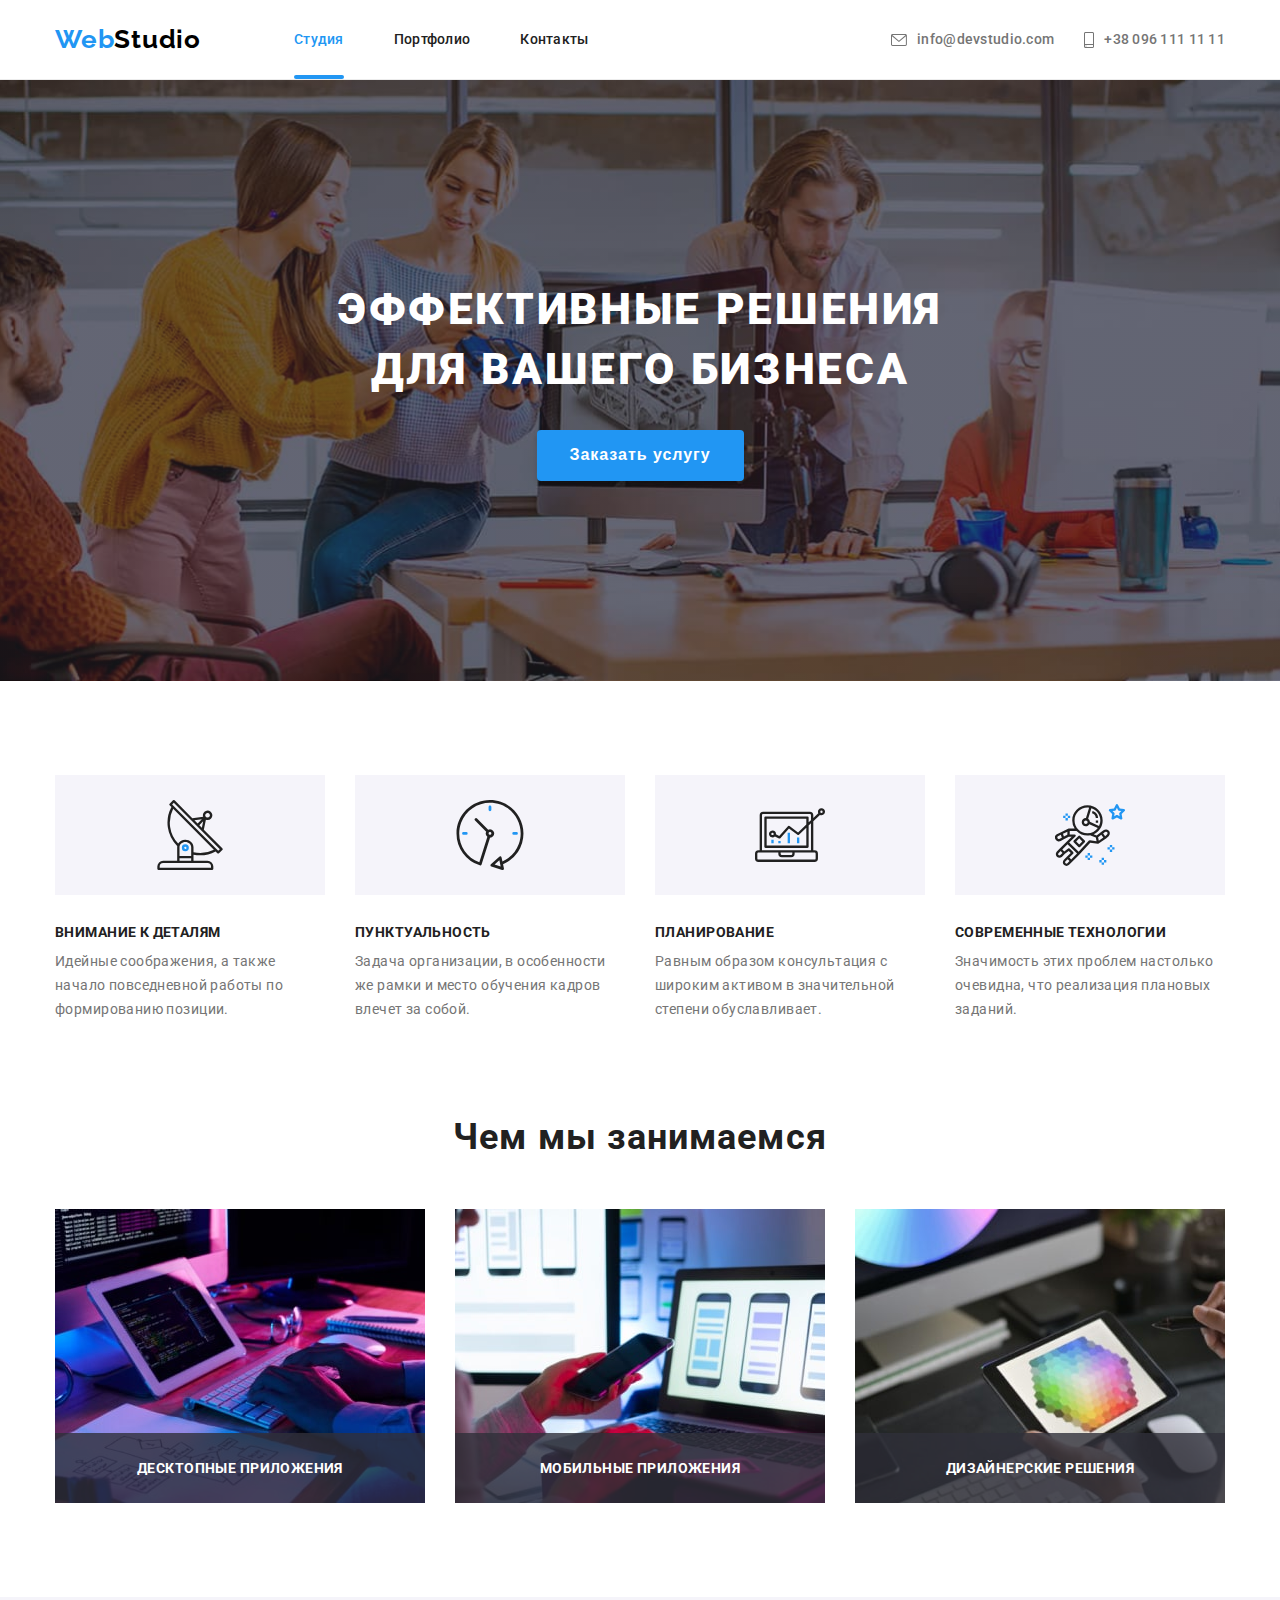
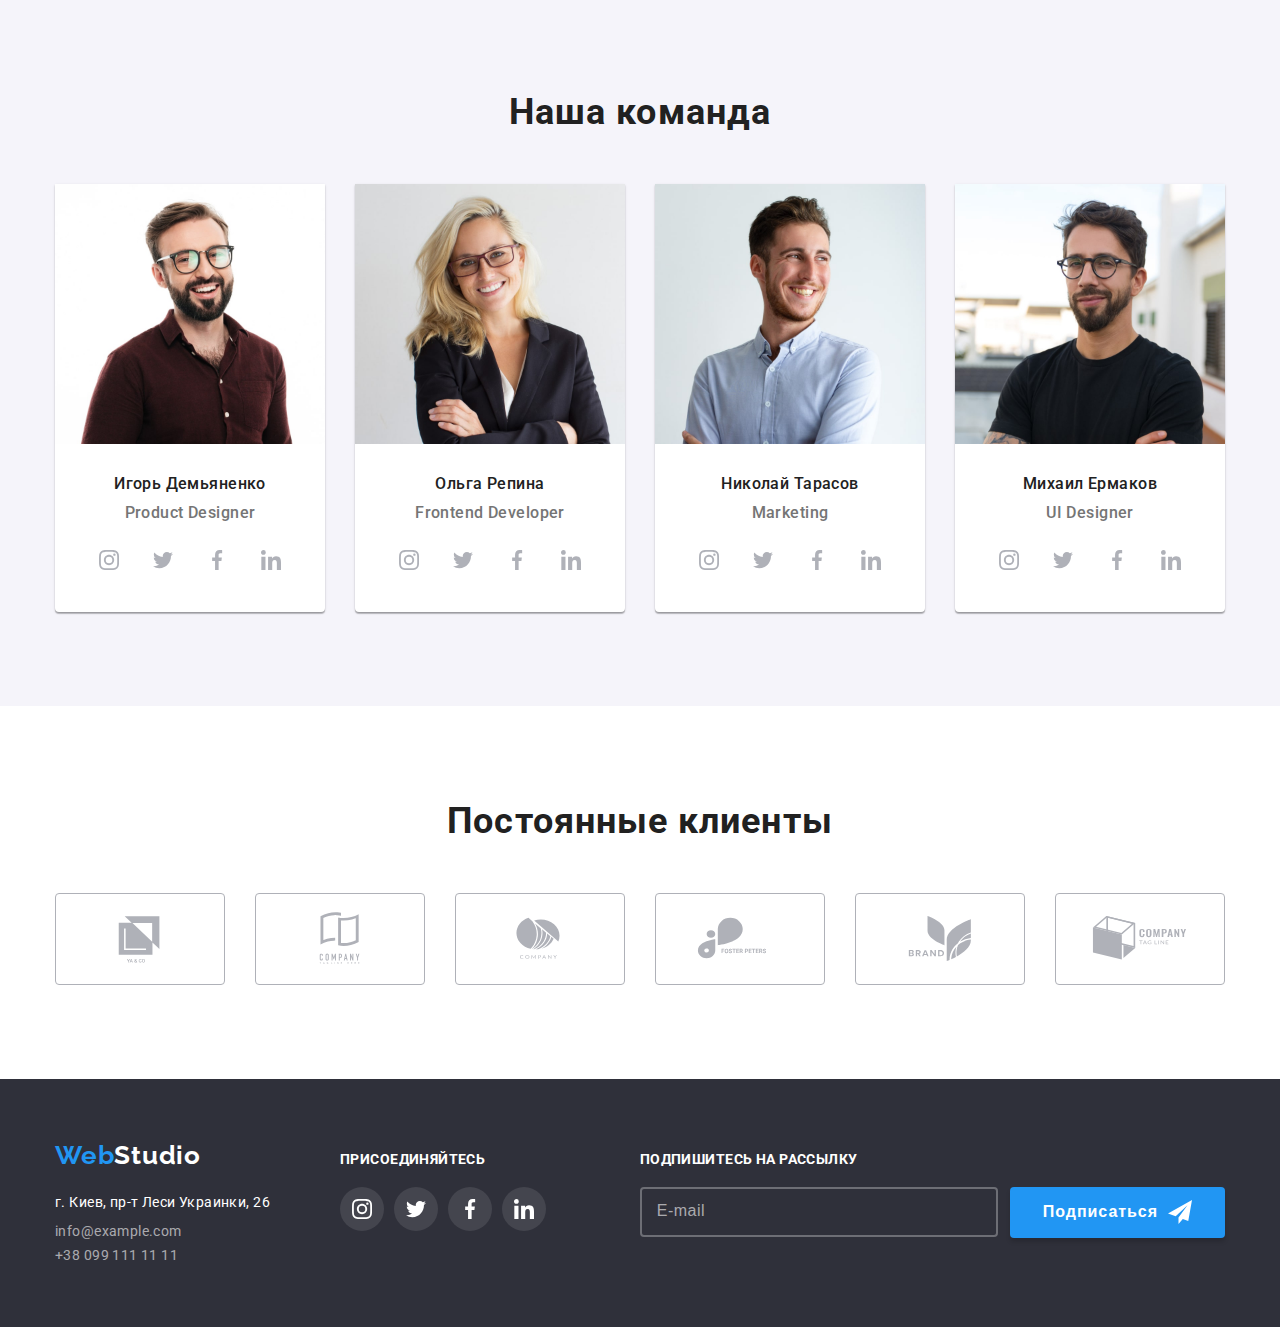
<file: index.html>
<!DOCTYPE html>
<html lang="ru">
  <head>
    <meta charset="UTF-8" />
    <meta http-equiv="X-UA-Compatible" content="IE=edge" />
    <meta name="viewport" content="width=device-width, initial-scale=1.0" />
    <link rel="preconnect" href="https://fonts.googleapis.com" />
    <link rel="preconnect" href="https://fonts.gstatic.com" crossorigin />
    <link
      href="https://fonts.googleapis.com/css2?family=Montserrat:wght@400;700&family=Raleway:wght@700&family=Roboto:wght@400;500;700;900&display=swap"
      rel="stylesheet"
    />
    <link
      rel="stylesheet"
      href="https://cdnjs.cloudflare.com/ajax/libs/modern-normalize/1.1.0/modern-normalize.min.css"
      integrity="sha512-wpPYUAdjBVSE4KJnH1VR1HeZfpl1ub8YT/NKx4PuQ5NmX2tKuGu6U/JRp5y+Y8XG2tV+wKQpNHVUX03MfMFn9Q=="
      crossorigin="anonymous"
      referrerpolicy="no-referrer"
    />
    <link rel="stylesheet" href="./css/main.min.css" />
    <!-- <link rel="stylesheet" href="./css/styles.css" /> -->
    <title>WebStudio</title>
  </head>
  <body>
    <header class="header">
      <div class="menu container">
        <!-- Logo -->
        <a class="logo header__logo" href="./index.html"
          >Web<span class="logo--black">Studio</span></a
        >

        <nav class="nav">
          <!-- Navigation -->
          <ul class="nav-list list">
            <li class="nav-list__item">
              <a class="nav-list__link link nav-list__link--current" href="./index.html">Студия</a>
            </li>
            <li class="nav-list__item">
              <a class="nav-list__link link" href="./portfolio.html">Портфолио</a>
            </li>

            <li class="nav-list__item"><a class="nav-list__link link" href="">Контакты</a></li>
          </ul>
        </nav>

        <ul class="auth-list list">
          <!-- email -->
          <li class="auth-list__item">
            <a class="auth-list__link link" href="mailto:info@devstudio.com">
              <svg class="auth-list__icon" width="16" height="12">
                <use href="./images/icons/icons.svg#icon-mail"></use>
              </svg>
              info@devstudio.com</a
            >
          </li>

          <!-- Phone -->
          <li class="auth-list__item">
            <a class="auth-list__link link" href="tel:+380961111111">
              <svg class="auth-list__icon" width="10" height="16">
                <use href="./images/icons/icons.svg#icon-phone"></use>
              </svg>
              +38 096 111 11 11</a
            >
          </li>
        </ul>
      </div>
    </header>
    <main>
      <!-- Hero-section_____________________________________ -->
      <!-- Banner -->
      <section class="hero section">
        <div class="container">
          <h1 class="hero__title">Эффективные решения для вашего бизнеса</h1>
          <button class="hero__button button" data-modal-open type="button">Заказать услугу</button>
        </div>
      </section>

      <!-- Specifics-section_________________________________-->
      <section class="specifics section">
        <div class="container">
          <h2 class="visually-hidden">Особенности</h2>
          <ul class="specifics-list list card-set">
            <li class="specifics-list__item card-set__item">
              <div class="specifics-list__icon">
                <svg class="specifics-list__svg">
                  <use href="./images/icons/icons.svg#icon-antenna"></use>
                </svg>
              </div>
              <h3 class="specifics-list__title title">Внимание к деталям</h3>
              <p>
                Идейные соображения, а также начало повседневной работы по формированию позиции.
              </p>
            </li>

            <li class="specifics-list__item card-set__item">
              <div class="specifics-list__icon">
                <svg class="specifics-list__svg">
                  <use href="./images/icons/icons.svg#icon-clock"></use>
                </svg>
              </div>
              <h3 class="specifics-list__title title">Пунктуальность</h3>
              <p>
                Задача организации, в особенности же рамки и место обучения кадров влечет за собой.
              </p>
            </li>

            <li class="specifics-list__item card-set__item">
              <div class="specifics-list__icon">
                <svg class="specifics-list__svg">
                  <use href="./images/icons/icons.svg#icon-diagram"></use>
                </svg>
              </div>
              <h3 class="specifics-list__title title">Планирование</h3>
              <p>
                Равным образом консультация с широким активом в значительной степени обуславливает.
              </p>
            </li>

            <li class="specifics-list__item card-set__item">
              <div class="specifics-list__icon">
                <svg class="specifics-list__svg">
                  <use href="./images/icons/icons.svg#icon-astronaut"></use>
                </svg>
              </div>
              <h3 class="specifics-list__title title">Современные технологии</h3>
              <p>Значимость этих проблем настолько очевидна, что реализация плановых заданий.</p>
            </li>
          </ul>
        </div>
      </section>

      <!-- Whot we do-section__________________________________-->
      <section class="preview section">
        <div class="container">
          <h2 class="section__title title">Чем мы занимаемся</h2>
          <ul class="preview-list list card-set">
            <li class="preview-list__item card-set__item">
              <div class="preview-list__thumb">
                <img
                  src="./images/webstudio/work1.jpg"
                  alt="разработка интерфейса"
                  width="370"
                  height="294"
                />
                <h3 class="preview-list__title title">Десктопные приложения</h3>
              </div>
            </li>

            <li class="preview-list__item card-set__item">
              <div class="preview-list__thumb">
                <img src="./images/webstudio/work2.jpg" alt="дизайн" width="370" height="294" />
                <h3 class="title preview-list__title">Мобильные приложения</h3>
              </div>
            </li>

            <li class="preview-list__item card-set__item">
              <div class="preview-list__thumb">
                <img
                  src="./images/webstudio/work3.jpg"
                  alt="написание кода"
                  width="370"
                  height="294"
                />
                <h3 class="preview-list__title title">Дизайнерские решения</h3>
              </div>
            </li>
          </ul>
        </div>
      </section>

      <!-- Our team-section____________________________________-->
      <section class="team section">
        <div class="container">
          <h2 class="section__title title">Наша команда</h2>
          <ul class="team__list list card-set">
            <li class="team__item card-set__item">
              <img
                src="./images/webstudio/product_designer.jpg"
                alt="Дизайнер"
                width="270"
                height="260"
              />

              <!-- card-text -->
              <div class="card-text">
                <h3 class="card-text__title title">Игорь Демьяненко</h3>
                <p class="card-text__description">Product Designer</p>
                <!-- social -->
                <div class="social">
                  <ul class="social-list list">
                    <li class="social-list__item">
                      <a
                        class="social-list__circle"
                        href="https://www.instagram.com/"
                        target="_blank"
                        rel="noopener noreferrer"
                      >
                        <svg class="social-list__icon">
                          <use href="./images/icons/icons.svg#icon-instagram"></use>
                        </svg>
                      </a>
                    </li>

                    <li class="social-list__item">
                      <a
                        class="social-list__circle"
                        href="https://twitter.com/"
                        target="_blank"
                        rel="noopener noreferrer"
                      >
                        <svg class="social-list__icon">
                          <use href="./images/icons/icons.svg#icon-twitter"></use>
                        </svg>
                      </a>
                    </li>

                    <li class="social-list__item">
                      <a
                        class="social-list__circle"
                        href="https://www.facebook.com/"
                        target="_blank"
                        rel="noopener noreferrer"
                      >
                        <svg class="social-list__icon">
                          <use href="./images/icons/icons.svg#icon-facebook"></use>
                        </svg>
                      </a>
                    </li>

                    <li class="social-list__item">
                      <a
                        class="social-list__circle"
                        href="https://www.linkedin.com/"
                        target="_blank"
                        rel="noopener noreferrer"
                      >
                        <svg class="social-list__icon">
                          <use href="./images/icons/icons.svg#icon-linkedin"></use>
                        </svg>
                      </a>
                    </li>
                  </ul>
                </div>
              </div>
            </li>

            <li class="team__item card-set__item">
              <img
                src="./images/webstudio/frontend_developer.jpg"
                alt="Фронт Енд"
                width="270"
                height="260"
              />
              <div class="card-text">
                <h3 class="card-text__title title">Ольга Репина</h3>
                <p class="card-text__description">Frontend Developer</p>

                <!-- social -->
                <div class="social">
                  <ul class="social-list list">
                    <li class="social-list__item">
                      <a
                        class="social-list__circle"
                        href="https://www.instagram.com/"
                        target="_blank"
                        rel="noopener noreferrer"
                      >
                        <svg class="social-list__icon">
                          <use href="./images/icons/icons.svg#icon-instagram"></use>
                        </svg>
                      </a>
                    </li>

                    <li class="social-list__item">
                      <a
                        class="social-list__circle"
                        href="https://twitter.com/"
                        target="_blank"
                        rel="noopener noreferrer"
                      >
                        <svg class="social-list__icon">
                          <use href="./images/icons/icons.svg#icon-twitter"></use>
                        </svg>
                      </a>
                    </li>

                    <li class="social-list__item">
                      <a
                        class="social-list__circle"
                        href="https://www.facebook.com/"
                        target="_blank"
                        rel="noopener noreferrer"
                      >
                        <svg class="social-list__icon">
                          <use href="./images/icons/icons.svg#icon-facebook"></use>
                        </svg>
                      </a>
                    </li>

                    <li class="social-list__item">
                      <a
                        class="social-list__circle"
                        href="https://www.linkedin.com/"
                        target="_blank"
                        rel="noopener noreferrer"
                      >
                        <svg class="social-list__icon">
                          <use href="./images/icons/icons.svg#icon-linkedin"></use>
                        </svg>
                      </a>
                    </li>
                  </ul>
                </div>
              </div>
            </li>

            <li class="team__item card-set__item">
              <img
                src="./images/webstudio/marketing.jpg"
                alt="Маркетинг"
                width="270"
                height="260"
              />
              <div class="card-text">
                <h3 class="card-text__title title">Николай Тарасов</h3>
                <p class="card-text__description">Marketing</p>
                <!-- social -->
                <div class="social">
                  <ul class="social-list list">
                    <li class="social-list__item">
                      <a
                        class="social-list__circle"
                        href="https://www.instagram.com/"
                        target="_blank"
                        rel="noopener noreferrer"
                      >
                        <svg class="social-list__icon">
                          <use href="./images/icons/icons.svg#icon-instagram"></use>
                        </svg>
                      </a>
                    </li>

                    <li class="social-list__item">
                      <a
                        class="social-list__circle"
                        href="https://twitter.com/"
                        target="_blank"
                        rel="noopener noreferrer"
                      >
                        <svg class="social-list__icon">
                          <use href="./images/icons/icons.svg#icon-twitter"></use>
                        </svg>
                      </a>
                    </li>

                    <li class="social-list__item">
                      <a
                        class="social-list__circle"
                        href="https://www.facebook.com/"
                        target="_blank"
                        rel="noopener noreferrer"
                      >
                        <svg class="social-list__icon">
                          <use href="./images/icons/icons.svg#icon-facebook"></use>
                        </svg>
                      </a>
                    </li>

                    <li class="social-list__item">
                      <a
                        class="social-list__circle"
                        href="https://www.linkedin.com/"
                        target="_blank"
                        rel="noopener noreferrer"
                      >
                        <svg class="social-list__icon">
                          <use href="./images/icons/icons.svg#icon-linkedin"></use>
                        </svg>
                      </a>
                    </li>
                  </ul>
                </div>
              </div>
            </li>

            <li class="team__item card-set__item">
              <div class="card-set__thumb">
                <img
                  src="./images/webstudio/ui_designer.jpg"
                  alt="Юай дизайнер"
                  width="270"
                  height="260"
                />
              </div>
              <div class="card-text">
                <h3 class="card-text__title title">Михаил Ермаков</h3>
                <p class="card-text__description">UI Designer</p>
                <!-- social -->
                <div class="social">
                  <ul class="social-list list">
                    <li class="social-list__item">
                      <a
                        class="social-list__circle"
                        href="https://www.instagram.com/"
                        target="_blank"
                        rel="noopener noreferrer"
                      >
                        <svg class="social-list__icon">
                          <use href="./images/icons/icons.svg#icon-instagram"></use>
                        </svg>
                      </a>
                    </li>

                    <li class="social-list__item">
                      <a
                        class="social-list__circle"
                        href="https://twitter.com/"
                        target="_blank"
                        rel="noopener noreferrer"
                      >
                        <svg class="social-list__icon">
                          <use href="./images/icons/icons.svg#icon-twitter"></use>
                        </svg>
                      </a>
                    </li>

                    <li class="social-list__item">
                      <a
                        class="social-list__circle"
                        href="https://www.facebook.com/"
                        target="_blank"
                        rel="noopener noreferrer"
                      >
                        <svg class="social-list__icon">
                          <use href="./images/icons/icons.svg#icon-facebook"></use>
                        </svg>
                      </a>
                    </li>

                    <li class="social-list__item">
                      <a
                        class="social-list__circle"
                        href="https://www.linkedin.com/"
                        target="_blank"
                        rel="noopener noreferrer"
                      >
                        <svg class="social-list__icon">
                          <use href="./images/icons/icons.svg#icon-linkedin"></use>
                        </svg>
                      </a>
                    </li>
                  </ul>
                </div>
              </div>
            </li>
          </ul>
        </div>
      </section>

      <!-- Clients-section____________________________________-->
      <section class="clients section">
        <div class="container">
          <h2 class="section__title title">Постоянные клиенты</h2>

          <ul class="company-list list card-set">
            <li class="company-list__item card-set__item">
              <a class="company-list__link" href="#" target="_blank" rel="noopener noreferrer">
                <svg class="company-list__icon">
                  <use href="./images/icons/icons.svg#icon-company-1"></use>
                </svg>
              </a>
            </li>

            <li class="company-list__item card-set__item">
              <a class="company-list__link" href="#" target="_blank" rel="noopener noreferrer"
                ><svg class="company-list__icon">
                  <use href="./images/icons/icons.svg#icon-company-2"></use></svg
              ></a>
            </li>

            <li class="company-list__item card-set__item">
              <a class="company-list__link" href="#" target="_blank" rel="noopener noreferrer"
                ><svg class="company-list__icon">
                  <use href="./images/icons/icons.svg#icon-company-3"></use></svg
              ></a>
            </li>

            <li class="company-list__item card-set__item">
              <a class="company-list__link" href="#" target="_blank" rel="noopener noreferrer"
                ><svg class="company-list__icon">
                  <use href="./images/icons/icons.svg#icon-company-4"></use></svg
              ></a>
            </li>

            <li class="company-list__item card-set__item">
              <a class="company-list__link" href="#" target="_blank" rel="noopener noreferrer"
                ><svg class="company-list__icon">
                  <use href="./images/icons/icons.svg#icon-company-5"></use></svg
              ></a>
            </li>

            <li class="company-list__item card-set__item">
              <a class="company-list__link" href="#" target="_blank" rel="noopener noreferrer"
                ><svg class="company-list__icon">
                  <use href="./images/icons/icons.svg#icon-company-6"></use></svg
              ></a>
            </li>
          </ul>
        </div>
      </section>
    </main>

    <!-- Modal window______________________________________ -->

    <!-- Background -->

    <!-- Щоб зафіксувати модальне вікно відкритим -->
    <div class="backdrop is-hidden" data-modal>
      <!-- <div class="backdrop is-hidden" data-modal> -->
      <!-- Modal -->
      <div class="modal">
        <!-- close -->
        <button class="close-button" data-modal-close>
          <svg class="close-button__icon">
            <use href="./images/icons/icons.svg#icon-close-modal-window"></use>
          </svg>
        </button>
        <p class="form-title">Оставьте свои данные, мы вам перезвоним</p>

        <!-- Form -->
        <form class="feedback">
          <label for="user-name" class="feedback-input__label">Имя</label>
          <div class="feedback-input__wrap">
            <input
              type="text"
              class="feedback-input"
              name="user-name"
              id="user-name"
              placeholder=" "
            />
            <svg class="feedback-input__icon" width="18" height="18">
              <use href="./images/icons/icons.svg#icon-person"></use>
            </svg>
          </div>

          <label for="user-phone" class="feedback-input__label">Телефон</label>
          <div class="feedback-input__wrap">
            <input
              type="tel"
              class="feedback-input"
              name="user-phone"
              id="user-phone"
              placeholder=" "
            />
            <svg class="feedback-input__icon" width="18" height="18">
              <use href="./images/icons/icons.svg#icon-user-phone"></use>
            </svg>
          </div>

          <label for="user-email" class="feedback-input__label">Почта</label>
          <div class="feedback-input__wrap">
            <input
              type="email"
              class="feedback-input"
              name="user-email"
              id="user-email"
              placeholder=" "
            />
            <svg class="feedback-input__icon" width="18" height="18">
              <use href="./images/icons/icons.svg#icon-user-email"></use>
            </svg>
          </div>

          <label for="user-text" class="feedback-input__label">Комментарий</label>
          <textarea
            class="user-text"
            name="user-text"
            id="user-text"
            placeholder="Введите текст"
          ></textarea>

          <div class="privacy">
            <input type="checkbox" class="checkbox visually-hidden" name="privacy" id="privacy" />
            <label for="privacy" class="privacy__text">
              <span class="privacy__checkbox">
                <svg class="privacy__icon" width="16" height="15">
                  <use href="./images/icons/icons.svg#icon-check"></use>
                </svg>
              </span>
              Соглашаюсь с рассылкой и принимаю
              <a href="#" class="privacy__link" target="_blank" rel="noopener noreferrer"
                >Условия договора</a
              >
            </label>
          </div>

          <button type="submit" class="feedback__button button">Отправить</button>
        </form>
      </div>
    </div>

    <!-- Footer-section_____________________________________ -->
    <footer class="footer">
      <div class="container footer-columns">
        <div class="adress-column footer-column">
          <!-- Logo -->
          <a class="footer-logo link logo" href="./index.html"
            >Web<span class="logo--white">Studio</span></a
          >

          <!-- Address -->
          <address class="address">
            <ul class="list address-list">
              <li class="address-list__item">
                <a
                  class="address-list__link address-list__link--white link"
                  href="https://goo.gl/maps/jnasmkMAZztD2F1y9"
                  target="_blank"
                  rel="noopener nofollow noreferrer"
                  >г. Киев, пр-т Леси Украинки, 26</a
                >
              </li>
              <li class="item">
                <a class="address-list__link link" href="mailto:info@example.com"
                  >info@example.com</a
                >
              </li>
              <!-- Phone -->
              <li class="item">
                <a class="address-list__link link" href="tel:+380991111111">+38 099 111 11 11</a>
              </li>
            </ul>
          </address>
        </div>
        <div class="social-column footer-column">
          <h2 class="footer__title">присоединяйтесь</h2>

          <!-- social -->
          <ul class="social-list list">
            <li class="social-list__item">
              <a
                class="social-list__circle social-list__circle--transparent"
                href="https://www.instagram.com/"
                target="_blank"
                rel="noopener noreferrer"
              >
                <svg class="social-list__icon social-list__icon--white">
                  <use href="./images/icons/icons.svg#icon-instagram"></use>
                </svg>
              </a>
            </li>

            <li class="social-list__item">
              <a
                class="social-list__circle social-list__circle--transparent"
                href="https://twitter.com/"
                target="_blank"
                rel="noopener noreferrer"
              >
                <svg class="social-list__icon social-list__icon--white">
                  <use href="./images/icons/icons.svg#icon-twitter"></use>
                </svg>
              </a>
            </li>

            <li class="social-list__item">
              <a
                class="social-list__circle social-list__circle--transparent"
                href="https://www.facebook.com/"
                target="_blank"
                rel="noopener noreferrer"
              >
                <svg class="social-list__icon social-list__icon--white">
                  <use href="./images/icons/icons.svg#icon-facebook"></use>
                </svg>
              </a>
            </li>

            <li class="social-list__item">
              <a
                class="social-list__circle social-list__circle--transparent"
                href="https://www.linkedin.com/"
                target="_blank"
                rel="noopener noreferrer"
              >
                <svg class="social-list__icon social-list__icon--white">
                  <use href="./images/icons/icons.svg#icon-linkedin"></use>
                </svg>
              </a>
            </li>
          </ul>
        </div>
        <div class="form-column footer-column">
          <p class="footer__title">Подпишитесь на рассылку</p>
          <form class="subscribe">
            <label for="email">
              <input
                type="email"
                class="subscribe__email"
                id="email"
                placeholder="E-mail"
                name="email"
              />
            </label>
            <button type="submit" class="subscribe__button button">
              Подписаться
              <svg class="subscribe__icon" width="24" height="24">
                <use href="./images/icons/icons.svg#icon-send"></use>
              </svg>
            </button>
          </form>
        </div>
      </div>
    </footer>

    <!-- Script_____________________________________________ -->
    <script>
      const { height: pageHeaderHeight } = document
        .querySelector('.header')
        .getBoundingClientRect();

      document.body.style.paddingTop = `${pageHeaderHeight}px`;
    </script>
    <script src="./js/modal.js"></script>
  </body>
</html>
</file>
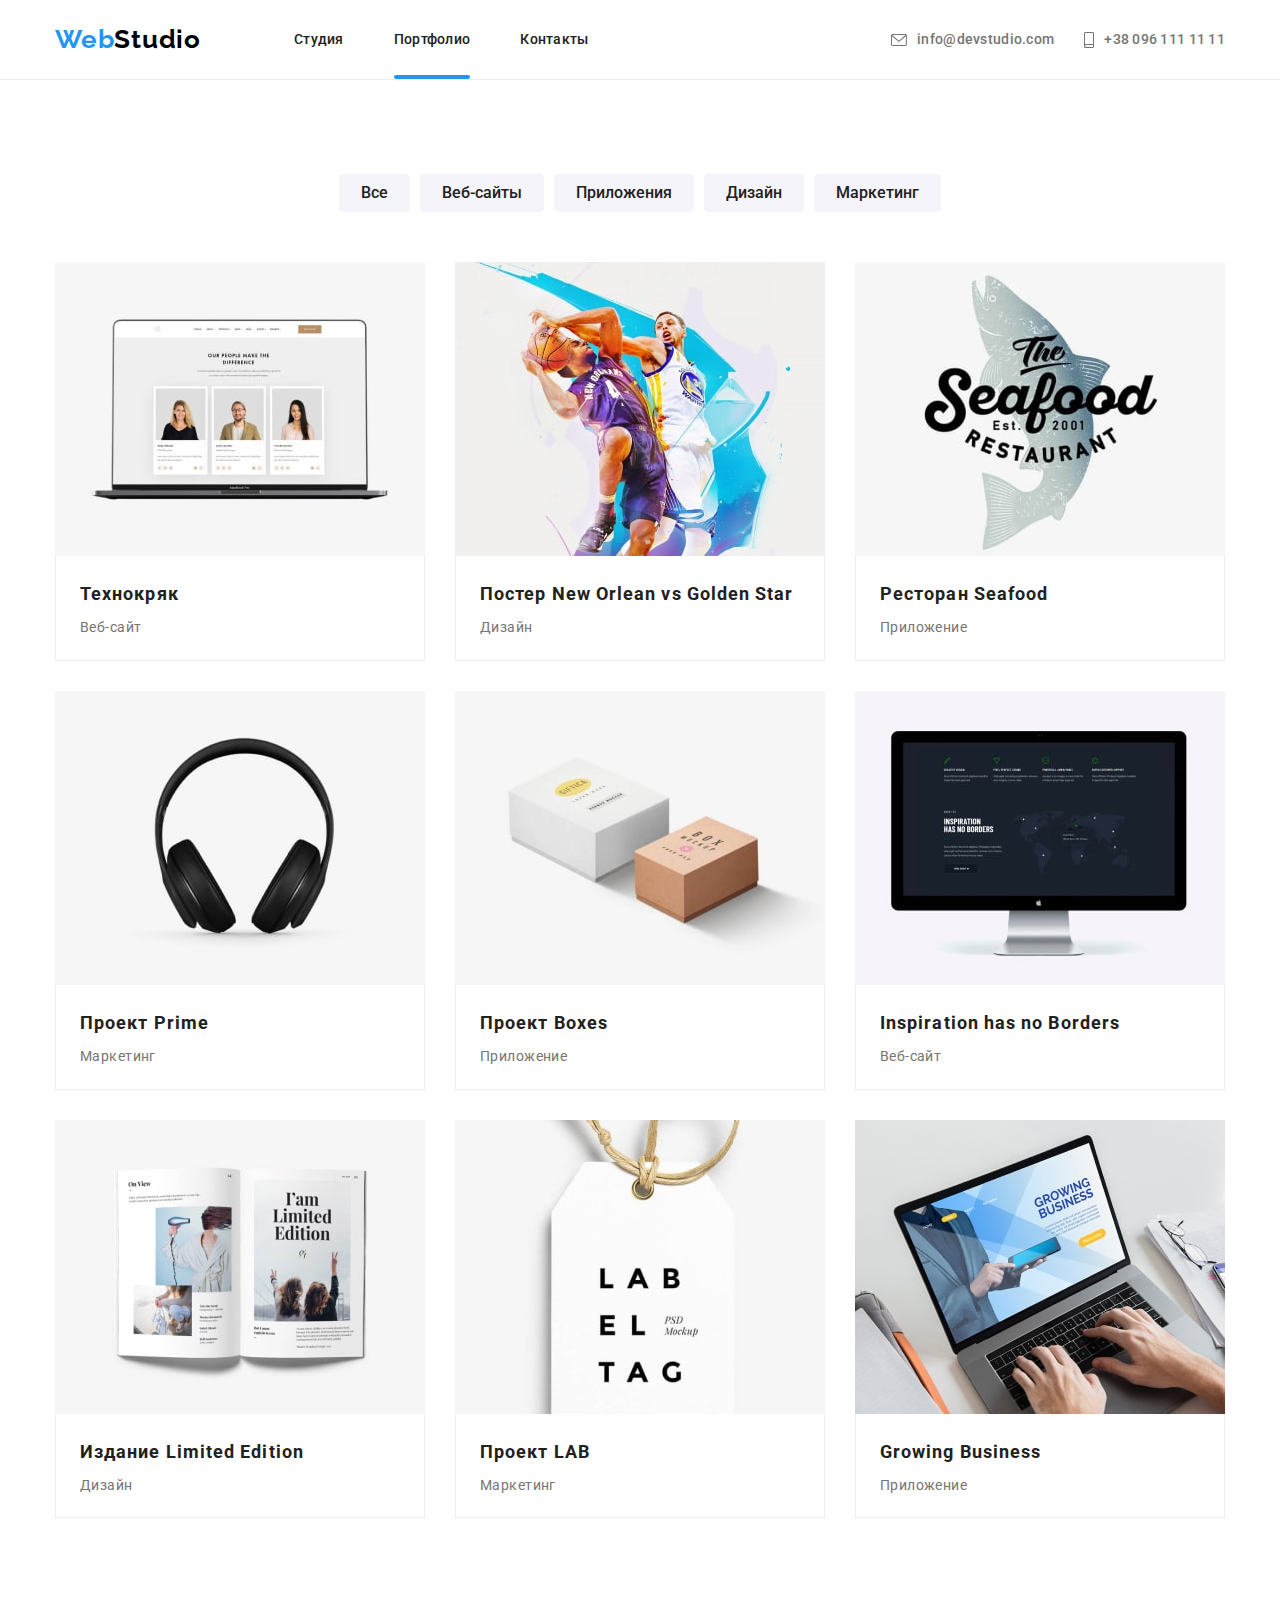
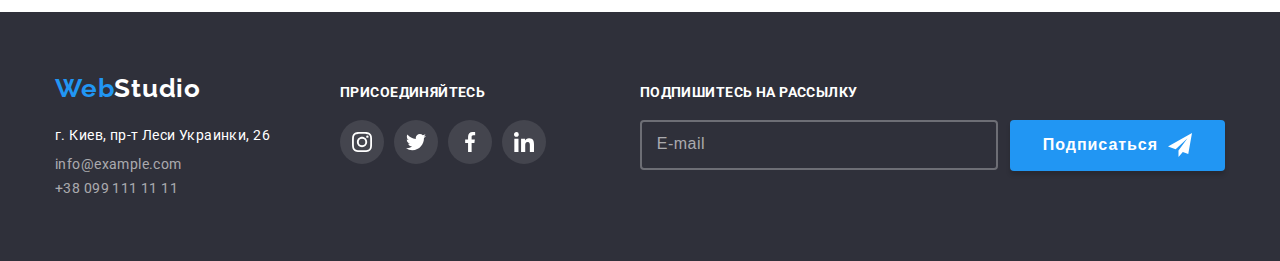
<file: portfolio.html>
<!DOCTYPE html>
<html lang="ru">
  <head>
    <meta charset="UTF-8" />
    <meta http-equiv="X-UA-Compatible" content="IE=edge" />
    <meta name="viewport" content="width=device-width, initial-scale=1.0" />
    <link rel="preconnect" href="https://fonts.googleapis.com" />
    <link rel="preconnect" href="https://fonts.gstatic.com" crossorigin />
    <link
      href="https://fonts.googleapis.com/css2?family=Montserrat:wght@400;700&family=Raleway:wght@700&family=Roboto:wght@400;500;700;900&display=swap"
      rel="stylesheet"
    />
    <link
      rel="stylesheet"
      href="https://cdnjs.cloudflare.com/ajax/libs/modern-normalize/1.1.0/modern-normalize.min.css"
      integrity="sha512-wpPYUAdjBVSE4KJnH1VR1HeZfpl1ub8YT/NKx4PuQ5NmX2tKuGu6U/JRp5y+Y8XG2tV+wKQpNHVUX03MfMFn9Q=="
      crossorigin="anonymous"
      referrerpolicy="no-referrer"
    />
    <link rel="stylesheet" href="./css/main.min.css" />
    <!-- <link rel="stylesheet" href="./css/styles.css" /> -->
    <title>Portfolio</title>
  </head>
  <body>
    <header class="header">
      <div class="menu container">
        <!-- Logo -->
        <a class="logo header__logo" href="./index.html"
          >Web<span class="logo--black">Studio</span></a
        >

        <nav class="nav">
          <!-- Navigation -->
          <ul class="nav-list list">
            <li class="nav-list__item">
              <a class="nav-list__link link" href="./index.html">Студия</a>
            </li>
            <li class="nav-list__item nav-list__link--current">
              <a class="nav-list__link link" href="./portfolio.html">Портфолио</a>
            </li>

            <li class="nav-list__item"><a class="nav-list__link link" href="">Контакты</a></li>
          </ul>
        </nav>

        <ul class="auth-list list">
          <!-- email -->
          <li class="auth-list__item">
            <a class="auth-list__link link" href="mailto:info@devstudio.com">
              <svg class="auth-list__icon" width="16" height="12">
                <use href="./images/icons/icons.svg#icon-mail"></use>
              </svg>
              info@devstudio.com</a
            >
          </li>

          <!-- Phone -->
          <li class="auth-list__item">
            <a class="auth-list__link link" href="tel:+380961111111">
              <svg class="auth-list__icon" width="10" height="16">
                <use href="./images/icons/icons.svg#icon-phone"></use>
              </svg>
              +38 096 111 11 11</a
            >
          </li>
        </ul>
      </div>
    </header>
    <main>
      <section class="portfolio section">
        <div class="container">
          <h1 class="visually-hidden">Портфолио</h1>
          <!-- filter -->
          <ul class="filter-list list">
            <li class="filter-list__item">
              <button class="filter-list__button" type="button">Все</button>
            </li>
            <li class="filter-list__item">
              <button class="filter-list__button" type="button">Веб-сайты</button>
            </li>
            <li class="filter-list__item">
              <button class="filter-list__button" type="button">Приложения</button>
            </li>
            <li class="filter-list__item">
              <button class="filter-list__button" type="button">Дизайн</button>
            </li>
            <li class="filter-list__item">
              <button class="filter-list__button" type="button">Маркетинг</button>
            </li>
          </ul>
          <!-- cards -->
          <ul class="portfolio-list list card-set">
            <li class="portfolio-list__item card-set__item">
              <a
                class="portfolio-list__link link"
                href=""
                target="_blank"
                rel="noopener nofollow noreferrer"
              >
                <div class="portfolio-list__thumb">
                  <img src="./images/portfolio/tehnokryak.jpg" alt="" />

                  <div class="portfolio-list__overlay">
                    <p class="portfolio-list__description">
                      Ресурс предлагает комплексные предложения с разным уровнем функционала и
                      сервисов. Все это позволит посетителю получить исчерпывающие сведения о
                      компании или частном лице.
                    </p>
                  </div>
                </div>
                <div class="portfolio-list__card-text">
                  <h2 class="portfolio-list__title title">Технокряк</h2>
                  <p>Веб-сайт</p>
                </div>
              </a>
            </li>

            <li class="portfolio-list__item card-set__item">
              <a
                class="portfolio-list__link link"
                href=""
                target="_blank"
                rel="noopener nofollow noreferrer"
              >
                <div class="portfolio-list__thumb">
                  <img src="./images/portfolio/new-orlean.jpg" alt="" />
                  <div class="portfolio-list__overlay">
                    <p class="portfolio-list__description">
                      Ресурс предлагает комплексные предложения с разным уровнем функционала и
                      сервисов. Все это позволит посетителю получить исчерпывающие сведения о
                      компании или частном лице.
                    </p>
                  </div>
                </div>
                <div class="portfolio-list__card-text">
                  <h2 class="portfolio-list__title title">Постер New Orlean vs Golden Star</h2>
                  <p>Дизайн</p>
                </div>
              </a>
            </li>

            <li class="portfolio-list__item card-set__item">
              <a
                class="portfolio-list__link link"
                href=""
                target="_blank"
                rel="noopener nofollow noreferrer"
              >
                <div class="portfolio-list__thumb">
                  <img src="./images/portfolio/seafood.jpg" alt="" />
                  <div class="portfolio-list__overlay">
                    <p class="portfolio-list__description">
                      Ресурс предлагает комплексные предложения с разным уровнем функционала и
                      сервисов. Все это позволит посетителю получить исчерпывающие сведения о
                      компании или частном лице.
                    </p>
                  </div>
                </div>

                <div class="portfolio-list__card-text">
                  <h2 class="portfolio-list__title title">Ресторан Seafood</h2>
                  <p>Приложение</p>
                </div>
              </a>
            </li>
            <li class="portfolio-list__item card-set__item">
              <a
                class="portfolio-list__link link"
                href=""
                target="_blank"
                rel="noopener nofollow noreferrer"
              >
                <div class="portfolio-list__thumb">
                  <img src="./images/portfolio/prime.jpg" alt="" />
                  <div class="portfolio-list__overlay">
                    <p class="portfolio-list__description">
                      Ресурс предлагает комплексные предложения с разным уровнем функционала и
                      сервисов. Все это позволит посетителю получить исчерпывающие сведения о
                      компании или частном лице.
                    </p>
                  </div>
                </div>
                <div class="portfolio-list__card-text">
                  <h2 class="portfolio-list__title title">Проект Prime</h2>
                  <p>Маркетинг</p>
                </div>
              </a>
            </li>

            <li class="portfolio-list__item card-set__item">
              <a
                class="portfolio-list__link link"
                href=""
                target="_blank"
                rel="noopener nofollow noreferrer"
              >
                <div class="portfolio-list__thumb">
                  <img src="./images/portfolio/boxes.jpg" alt="" />
                  <div class="portfolio-list__overlay">
                    <p class="portfolio-list__description">
                      Ресурс предлагает комплексные предложения с разным уровнем функционала и
                      сервисов. Все это позволит посетителю получить исчерпывающие сведения о
                      компании или частном лице.
                    </p>
                  </div>
                </div>

                <div class="portfolio-list__card-text">
                  <h2 class="portfolio-list__title title">Проект Boxes</h2>
                  <p>Приложение</p>
                </div>
              </a>
            </li>

            <li class="portfolio-list__item card-set__item">
              <a
                class="portfolio-list__link link"
                href=""
                target="_blank"
                rel="noopener nofollow noreferrer"
              >
                <div class="portfolio-list__thumb">
                  <img src="./images/portfolio/inspiration.jpg" alt="" />
                  <div class="portfolio-list__overlay">
                    <p class="portfolio-list__description">
                      Ресурс предлагает комплексные предложения с разным уровнем функционала и
                      сервисов. Все это позволит посетителю получить исчерпывающие сведения о
                      компании или частном лице.
                    </p>
                  </div>
                </div>
                <div class="portfolio-list__card-text">
                  <h2 class="portfolio-list__title title">Inspiration has no Borders</h2>
                  <p>Веб-сайт</p>
                </div>
              </a>
            </li>

            <li class="portfolio-list__item card-set__item">
              <a
                class="portfolio-list__link link"
                href=""
                target="_blank"
                rel="noopener nofollow noreferrer"
              >
                <div class="portfolio-list__thumb">
                  <img src="./images/portfolio/limited-edition.jpg" alt="" />
                  <div class="portfolio-list__overlay">
                    <p class="portfolio-list__description">
                      Ресурс предлагает комплексные предложения с разным уровнем функционала и
                      сервисов. Все это позволит посетителю получить исчерпывающие сведения о
                      компании или частном лице.
                    </p>
                  </div>
                </div>
                <div class="portfolio-list__card-text">
                  <h2 class="portfolio-list__title title">Издание Limited Edition</h2>
                  <p>Дизайн</p>
                </div>
              </a>
            </li>

            <li class="portfolio-list__item card-set__item">
              <a
                class="portfolio-list__link link"
                href=""
                target="_blank"
                rel="noopener nofollow noreferrer"
              >
                <div class="portfolio-list__thumb">
                  <img src="./images/portfolio/lab.jpg" alt="" />
                  <div class="portfolio-list__overlay">
                    <p class="portfolio-list__description">
                      Ресурс предлагает комплексные предложения с разным уровнем функционала и
                      сервисов. Все это позволит посетителю получить исчерпывающие сведения о
                      компании или частном лице.
                    </p>
                  </div>
                </div>
                <div class="portfolio-list__card-text">
                  <h2 class="portfolio-list__title title">Проект LAB</h2>
                  <p>Маркетинг</p>
                </div>
              </a>
            </li>

            <li class="portfolio-list__item card-set__item">
              <a
                class="portfolio-list__link link"
                href=""
                target="_blank"
                rel="noopener nofollow noreferrer"
              >
                <div class="portfolio-list__thumb">
                  <img src="./images/portfolio/growing-business.jpg" alt="" />
                  <div class="portfolio-list__overlay">
                    <p class="portfolio-list__description">
                      Ресурс предлагает комплексные предложения с разным уровнем функционала и
                      сервисов. Все это позволит посетителю получить исчерпывающие сведения о
                      компании или частном лице.
                    </p>
                  </div>
                </div>
                <div class="portfolio-list__card-text">
                  <h2 class="portfolio-list__title title">Growing Business</h2>
                  <p>Приложение</p>
                </div>
              </a>
            </li>
          </ul>
        </div>
      </section>
    </main>
    <!-- Footer-section_____________________________________ -->
    <footer class="footer">
      <div class="container footer-columns">
        <div class="adress-column footer-column">
          <!-- Logo -->
          <a class="footer-logo link logo" href="./index.html"
            >Web<span class="logo--white">Studio</span></a
          >

          <!-- Address -->
          <address class="address">
            <ul class="list address-list">
              <li class="address-list__item">
                <a
                  class="address-list__link address-list__link--white link"
                  href="https://goo.gl/maps/jnasmkMAZztD2F1y9"
                  target="_blank"
                  rel="noopener nofollow noreferrer"
                  >г. Киев, пр-т Леси Украинки, 26</a
                >
              </li>
              <li class="item">
                <a class="address-list__link link" href="mailto:info@example.com"
                  >info@example.com</a
                >
              </li>
              <!-- Phone -->
              <li class="item">
                <a class="address-list__link link" href="tel:+380991111111">+38 099 111 11 11</a>
              </li>
            </ul>
          </address>
        </div>
        <div class="social-column footer-column">
          <h2 class="footer__title">присоединяйтесь</h2>

          <!-- social -->
          <ul class="social-list list">
            <li class="social-list__item">
              <a
                class="social-list__circle social-list__circle--transparent"
                href="https://www.instagram.com/"
                target="_blank"
                rel="noopener noreferrer"
              >
                <svg class="social-list__icon social-list__icon--white">
                  <use href="./images/icons/icons.svg#icon-instagram"></use>
                </svg>
              </a>
            </li>

            <li class="social-list__item">
              <a
                class="social-list__circle social-list__circle--transparent"
                href="https://twitter.com/"
                target="_blank"
                rel="noopener noreferrer"
              >
                <svg class="social-list__icon social-list__icon--white">
                  <use href="./images/icons/icons.svg#icon-twitter"></use>
                </svg>
              </a>
            </li>

            <li class="social-list__item">
              <a
                class="social-list__circle social-list__circle--transparent"
                href="https://www.facebook.com/"
                target="_blank"
                rel="noopener noreferrer"
              >
                <svg class="social-list__icon social-list__icon--white">
                  <use href="./images/icons/icons.svg#icon-facebook"></use>
                </svg>
              </a>
            </li>

            <li class="social-list__item">
              <a
                class="social-list__circle social-list__circle--transparent"
                href="https://www.linkedin.com/"
                target="_blank"
                rel="noopener noreferrer"
              >
                <svg class="social-list__icon social-list__icon--white">
                  <use href="./images/icons/icons.svg#icon-linkedin"></use>
                </svg>
              </a>
            </li>
          </ul>
        </div>
        <div class="form-column footer-column">
          <p class="footer__title">Подпишитесь на рассылку</p>
          <form class="subscribe">
            <label for="email">
              <input
                type="email"
                class="subscribe__email"
                id="email"
                placeholder="E-mail"
                name="email"
              />
            </label>
            <button type="submit" class="subscribe__button button">
              Подписаться
              <svg class="subscribe__icon" width="24" height="24">
                <use href="./images/icons/icons.svg#icon-send"></use>
              </svg>
            </button>
          </form>
        </div>
      </div>
    </footer>

    <!-- Script_____________________________________________ -->
    <script>
      const { height: pageHeaderHeight } = document
        .querySelector('.header')
        .getBoundingClientRect();

      document.body.style.paddingTop = `${pageHeaderHeight}px`;
    </script>
  </body>
</html>
</file>
<file: css/styles.css>
/* _________________________________Modal Window______________________________ */

/* Form______________________________ */

/* ____________________________________________________________________________________ */
/* Page Index_________________________________________________________ */
/* header_____________________________________________________________ */

/* Main________________________________________________ */

/* specifics________________________________________________ */

/* Whot we do____________________________________ */

/* team __________________________________________*/

/* Clients_____________________________________ */

/* Footer______________________________________ */

/* ___________________________Page Portfolio_____________________________________ */

/* filter ______________________________________*/

/* Portfolio__________________________________________ */
</file>
<file: css/main.min.css>
:root{--icon-gray: #afb1b8;--background-white: #ffffff;--background-white-transperent: rgba(255, 255, 255, 0.1);--white-transperent: rgba(255, 255, 255, 0.3);--background-grey-transparent: rgba(47, 48, 58, 0.8);--background-light-gray: #f5f4fa;--background-dark-gray: #2f303a;--border-grey: rgba(33, 33, 33, 0.2);--text-black: #000000;--text-white: #ffffff;--text-gray: #757575;--text-dark-gray: #212121;--text-gray-alfa: rgba(255, 255, 255, 0.6);--accent: #2196f3;--accent-hover: #188ce8;--accent-transparent: rgba(33, 150, 243, 0.9);--font-main: Roboto, sans-serif;--font-decor: Raleway, Segoe UI, sans-serif;--border-gray: rgba(236, 236, 236, 1);--card-gap: 30px;--shadow: 0px 1px 3px rgba(0, 0, 0, 0.12), 0px 1px 1px rgba(0, 0, 0, 0.14), 0px 2px 1px rgba(0, 0, 0, 0.2);--card-shadow: 0px 1px 1px rgba(0, 0, 0, 0.12), 0px 4px 4px rgba(0, 0, 0, 0.06), 1px 4px 6px rgba(0, 0, 0, 0.16);--cubic-bezier: cubic-bezier(0.4, 0, 0.2, 1);--time-animatio: 250ms;--transition-color: color var(--time-animatio) var(--cubic-bezier)}*,*::before,*::after{box-sizing:border-box}body{margin:0px;background-color:var(--background-white);color:var(--text-gray);font-family:var(--font-main);font-weight:400;font-size:14px;line-height:1.7;letter-spacing:.03em}img{display:block;max-width:100%}p{margin-top:0px;margin-bottom:0px}.list{padding:0;margin:0;list-style:none}.link{text-decoration:none;color:inherit}.container{width:1200px;padding:0px 15px;margin-left:auto;margin-right:auto}.title{margin-top:0px;margin-bottom:0px;color:var(--text-dark-gray)}.section{padding:94px 0px}.section__title{margin-bottom:50px;font-weight:700;font-size:36px;line-height:1.2;text-align:center;letter-spacing:.03em}.visually-hidden{position:absolute;white-space:nowrap;width:1px;height:1px;overflow:hidden;border:0;padding:0;clip:rect(0 0 0 0);clip-path:inset(50%);margin:-1px}.button{display:flex;align-items:center;justify-content:center;min-width:200px;min-height:50px;padding:10px 32px;margin-left:auto;margin-right:auto;text-align:center;font-weight:700;font-size:16px;line-height:1.8;letter-spacing:.06em;color:var(--text-white);background-color:var(--accent);border:1px solid rgba(0,0,0,0);border-radius:4px;box-shadow:0px 4px 4px rgba(0,0,0,.15);transition:background-color var(--time-animatio) var(--cubic-bezier)}.button:hover,.button:focus{background-color:var(--accent-hover)}.card-set{display:flex;flex-wrap:wrap;margin-top:calc(-1*var(--card-gap));margin-left:calc(-1*var(--card-gap))}.card-set__item{margin-top:var(--card-gap);margin-left:var(--card-gap)}.logo{font-family:var(--font-decor);font-size:26px;font-weight:700;line-height:1.2;letter-spacing:.03em;color:var(--accent);text-decoration:none}.logo--black{color:var(--text-black);transition:color var(--time-animatio) var(--cubic-bezier)}.logo:hover .logo--black,.logo:focus .logo--black{color:var(--accent)}.logo--white{color:var(--text-white);transition:color var(--time-animatio) var(--cubic-bezier)}.logo:hover .logo--white,.logo:focus .logo--white{color:var(--accent)}.social-list{display:flex;justify-content:center}.social-list__item:not(:last-child){margin-right:10px}.social-list__circle{display:flex;justify-content:center;align-items:center;width:44px;height:44px;border-radius:50%;transition:background-color var(--time-animatio) var(--cubic-bezier)}.social-list__circle:hover,.social-list__circle:focus{background-color:var(--accent)}.social-list__icon{width:20px;height:20px;fill:var(--icon-gray);transition:fill var(--time-animatio) var(--cubic-bezier)}.social-list__icon__circle:hover .social-list__icon,.social-list__icon__circle:focus .social-list__icon{fill:var(--background-white)}.social-list__circle--transparent{background-color:var(--background-white-transperent)}.social-list__circle--transparent:hover,.social-list__circle--transparent:focus{background-color:var(--accent)}.backdrop{position:fixed;top:0;left:0;z-index:2;width:100%;height:100%;background-color:rgba(0,0,0,.2);transition:opacity var(--time-animatio) var(--cubic-bezier)}.backdrop.is-hidden{opacity:0;pointer-events:none}.modal{position:absolute;top:50%;left:50%;transform:translate(-50%, -50%) scale(1);min-width:528px;min-height:581px;background-color:var(--background-white);border-radius:4px;padding:40px;transition:transform var(--time-animatio) var(--cubic-bezier)}.backdrop.is-hidden .modal{transform:translate(-50%, -50%) scale(0.9)}.close-button{position:absolute;top:8px;right:8px;width:30px;height:30px;border-radius:50%;display:flex;justify-content:center;align-items:center;fill:var(--text-black);background:var(--background-white);border:1px solid rgba(0,0,0,.1);box-shadow:0px 1px 3px rgba(0,0,0,0),0px 1px 1px rgba(0,0,0,0),0px 2px 1px rgba(0,0,0,0);transition:box-shadow var(--time-animatio) var(--cubic-bezier),fill var(--time-animatio) var(--cubic-bezier)}.close-button:hover,.close-button:focus{box-shadow:0px 1px 3px rgba(0,0,0,.12),0px 1px 1px rgba(0,0,0,.14),0px 2px 1px rgba(0,0,0,.2);fill:var(--accent)}.close-button__icon{width:18px;height:18px}.form-title{font-weight:700;font-size:20px;line-height:1.15;text-align:center;letter-spacing:.03em;color:var(--text-dark-gray);margin-bottom:12px}.feedback-input__label{display:block;margin-bottom:4px;font-size:12px;line-height:1.16;letter-spacing:.01em}.feedback-input__wrap{position:relative;margin-bottom:10px}.feedback-input{width:100%;height:40px;border:1px solid var(--border-gray);border-radius:4px;outline:none;padding-left:41px;transition:border var(--time-animatio) var(--cubic-bezier)}.feedback-input:hover,.feedback-input:focus{border:1px solid var(--accent)}.feedback-input__icon{position:absolute;left:12px;top:50%;transform:translateY(-50%);transition:fill var(--time-animatio) var(--cubic-bezier)}.feedback-input:hover+.feedback-input__icon,.feedback-input:focus+.feedback-input__icon{fill:var(--accent)}.user-text{width:100%;min-height:120px;border:1px solid var(--border-gray);border-radius:4px;outline:none;resize:none;padding:16px 12px;margin-bottom:20px;transition:border var(--time-animatio) var(--cubic-bezier)}.user-text::placeholder{font-size:14px;line-height:1.14;letter-spacing:.01em;color:rgba(117,117,117,.5)}.user-text:hover,.user-text:focus{border:1px solid var(--accent)}.privacy{margin-bottom:30px}.privacy__text{display:flex;align-items:center;justify-content:center;font-size:14px;line-height:1;letter-spacing:.03em;color:var(--text-gray);cursor:pointer}.privacy__checkbox{width:16px;height:15px;border:2px solid var(--text-dark-gray);border-radius:2px;display:flex;align-items:center;justify-content:center;margin-right:7px;transition:border var(--time-animatio) var(--cubic-bezier)}.privacy__text:hover .privacy__checkbox{border:2px solid var(--accent)}.checkbox:focus+.privacy__text .privacy__checkbox{border:2px solid var(--accent)}.checkbox:checked+.privacy__text .privacy__checkbox{background-color:var(--accent);border:none}.privacy__icon{fill:rgba(0,0,0,0)}.checkbox:checked+.privacy__text .privacy__icon{fill:var(--background-white)}.privacy__link{color:var(--accent)}.feedback__button{margin-left:auto;margin-right:auto;transition:background-color var(--time-animatio) var(--cubic-bezier)}.header{font-weight:500;line-height:1.1;letter-spacing:.02em;border-bottom:1px solid var(--border-gray);background-color:var(--background-white);position:fixed;top:0;left:0;width:100%;z-index:1}.menu{display:flex;align-items:center}.header__logo{margin-right:93px}.nav-list{display:flex}.nav-list__item{display:flex;flex-wrap:wrap;align-items:center;padding-top:32px;padding-bottom:32px;position:relative}.nav-list__item+.nav-list__item{margin-left:50px}.nav-list__link{text-decoration:none;color:var(--text-dark-gray);transition:color var(--time-animatio) var(--cubic-bezier)}.nav-list__link:hover,.nav-list__link:focus,.nav-list__link--current{color:var(--accent)}.nav-list__link--current::after{content:" ";background-color:var(--accent);height:4px;width:100%;border-radius:2px;position:absolute;left:0;bottom:0px}.auth-list{display:flex;align-items:center;margin-left:auto}.auth-list__item+.auth-list__item{margin-left:30px}.auth-list__link{display:flex;align-items:center;padding-top:32px;padding-bottom:31px;transition:color var(--time-animatio) var(--cubic-bezier)}.auth-list__link:hover,.auth-list__link:focus{color:var(--accent)}.auth-list__icon{margin-right:10px;fill:currentColor}.hero.section{padding-top:200px;padding-bottom:200px}.hero{text-align:center;max-width:1600px;margin-left:auto;margin-right:auto;background-image:linear-gradient(to right, rgba(47, 48, 58, 0.4), rgba(47, 48, 58, 0.4)),url(../images/backgrounds/header-background.jpg);background-repeat:no-repeat;background-size:cover;background-position:center}.hero__title{width:696px;margin-top:0px;margin-bottom:30px;margin-right:auto;margin-left:auto;font-weight:900;font-size:44px;line-height:1.36;letter-spacing:.06em;text-transform:uppercase;color:var(--text-white)}.specifics{padding-bottom:0px}.specifics-list__item{flex-basis:calc(25% - var(--card-gap))}.specifics-list__icon{display:flex;justify-content:center;align-items:center;height:120px;background-color:var(--background-light-gray);margin-bottom:30px}.specifics-list__svg{width:70px;height:70px}.specifics-list__title{margin-bottom:10px;font-weight:700;font-size:14px;line-height:1.1;text-transform:uppercase}.preview-list__item{flex-basis:calc(33.3333333333% - var(--card-gap))}.preview-list__thumb{position:relative}.preview-list__title{font-weight:700;font-size:14px;line-height:1.1428;text-align:center;letter-spacing:.03em;text-transform:uppercase;color:var(--text-white);background-color:var(--background-grey-transparent);display:inline-block;width:100%;padding:27px 0px;position:absolute;bottom:0px;left:0px}.team{background-color:var(--background-light-gray)}.team__item{display:block;background-color:var(--background-white);box-shadow:var(--shadow);border-radius:0px 0px 4px 4px;width:calc(25% - var(--card-gap))}.card-text{padding:30px 0px;display:flex;flex-direction:column;align-items:center}.card-text__title{margin-bottom:10px}.card-text__description{margin-bottom:16px}.card-text__title,.card-text__description{font-weight:500;font-size:16px;line-height:1.1875;text-align:center}.company-list{display:flex}.company-list__item{flex-basis:calc(16.6666666667% - var(--card-gap))}.company-list__link{display:flex;justify-content:center;align-items:center;height:92px;border:1px solid var(--icon-gray);border-radius:4px;transition:border var(--time-animatio) var(--cubic-bezier)}.company-list__link:hover,.company-list__link:focus{border:1px solid var(--accent)}.company-list__icon{width:106px;height:60px;fill:var(--icon-gray);transition:fill var(--time-animatio) var(--cubic-bezier)}.company-list__link:hover .company-list__icon,.company-list__link:focus .company-list__icon{fill:var(--accent)}.footer{padding-top:60px;padding-bottom:60px;background-color:var(--background-dark-gray)}.footer__title{margin-bottom:20px;font-weight:700;font-size:14px;line-height:1.1428;letter-spacing:.03em;text-transform:uppercase;color:var(--text-white)}.footer .footer .item:not(:last-child){margin-right:10px}.footer-columns{display:flex;align-items:baseline}.footer-column:not(:last-child){margin-right:70px}.footer-column:last-child{margin-left:auto}.footer-logo{display:block;margin-bottom:20px}.address{font-style:inherit}.address-list__item{display:block;margin-bottom:5px}.address-list__link{color:var(--text-gray-alfa);transition:color var(--time-animatio) var(--cubic-bezier)}.address-list__link:hover,.address-list__link:focus{color:var(--accent)}.address-list__link--white{color:var(--text-white)}.social-list__icon--white{fill:var(--background-white)}.subscribe{display:flex}.subscribe__email{width:358px;height:50px;padding:15px;margin-right:12px;color:var(--text-white);background-color:rgba(0,0,0,0);margin-right:12px;border:2px solid var(--white-transperent);border-radius:4px}.subscribe__email::placeholder{flex-grow:1;font-size:16px;line-height:1.25;letter-spacing:.03em;color:rgba(255,255,255,.6)}.subscribe__icon{margin-left:10px}.filter-list{display:flex;justify-content:center;margin-bottom:50px}.filter-list__item:not(:last-child){margin-right:10px}.filter-list__button{font-family:var(--font-main);font-weight:500;font-size:16px;line-height:1.6;text-align:center;padding:6px 22px;color:var(--text-dark-gray);background-color:var(--background-light-gray);border:none;border-radius:4px;box-shadow:0px 3px 1px rgba(0,0,0,0),0px 1px 2px rgba(0,0,0,0),0px 2px 2px rgba(0,0,0,0);transition:color var(--time-animatio) var(--cubic-bezier),background-color var(--time-animatio) var(--cubic-bezier),box-shadow var(--time-animatio) var(--cubic-bezier)}.filter-list__button:hover,.filter-list__button:focus{color:var(--text-white);background-color:var(--accent);box-shadow:0px 3px 1px rgba(0,0,0,.1),0px 1px 2px rgba(0,0,0,.08),0px 2px 2px rgba(0,0,0,.12)}.portfolio-list__item{background-color:var(--background-white);width:calc(33.3333333333% - var(--card-gap))}.portfolio-list__link{display:flex;flex-direction:column;box-shadow:0px 1px 1px rgba(0,0,0,0),0px 4px 4px rgba(0,0,0,0),1px 4px 6px rgba(0,0,0,0);transition:box-shadow var(--time-animatio) var(--cubic-bezier)}.portfolio-list__link:hover,.portfolio-list__link:focus{box-shadow:var(--card-shadow)}.portfolio-list__description{font-size:16px;line-height:1.875;margin-bottom:0px;margin-top:0px}.portfolio-list__title{font-weight:700;font-size:18px;line-height:2;letter-spacing:.06em;color:var(--text-dark-gray);margin-bottom:4px}.portfolio-list__card-text{padding:20px 24px;border-right:1px solid #eee;border-bottom:1px solid #eee;border-left:1px solid #eee}.portfolio-list__thumb{position:relative;overflow:hidden}.portfolio-list__overlay{width:100%;height:100%;background-color:var(--accent-transparent);position:absolute;bottom:0;left:0;transition:transform var(--time-animatio) var(--cubic-bezier);transform:translateY(100%)}.portfolio-list__link:hover .portfolio-list__overlay,.portfolio-list__link:focus .portfolio-list__overlay{transform:translateY(0%)}.portfolio-list__description{font-size:18px;line-height:1.56;letter-spacing:.03em;color:var(--text-white);padding:63px 24px}/*# sourceMappingURL=main.min.css.map */
</file>
